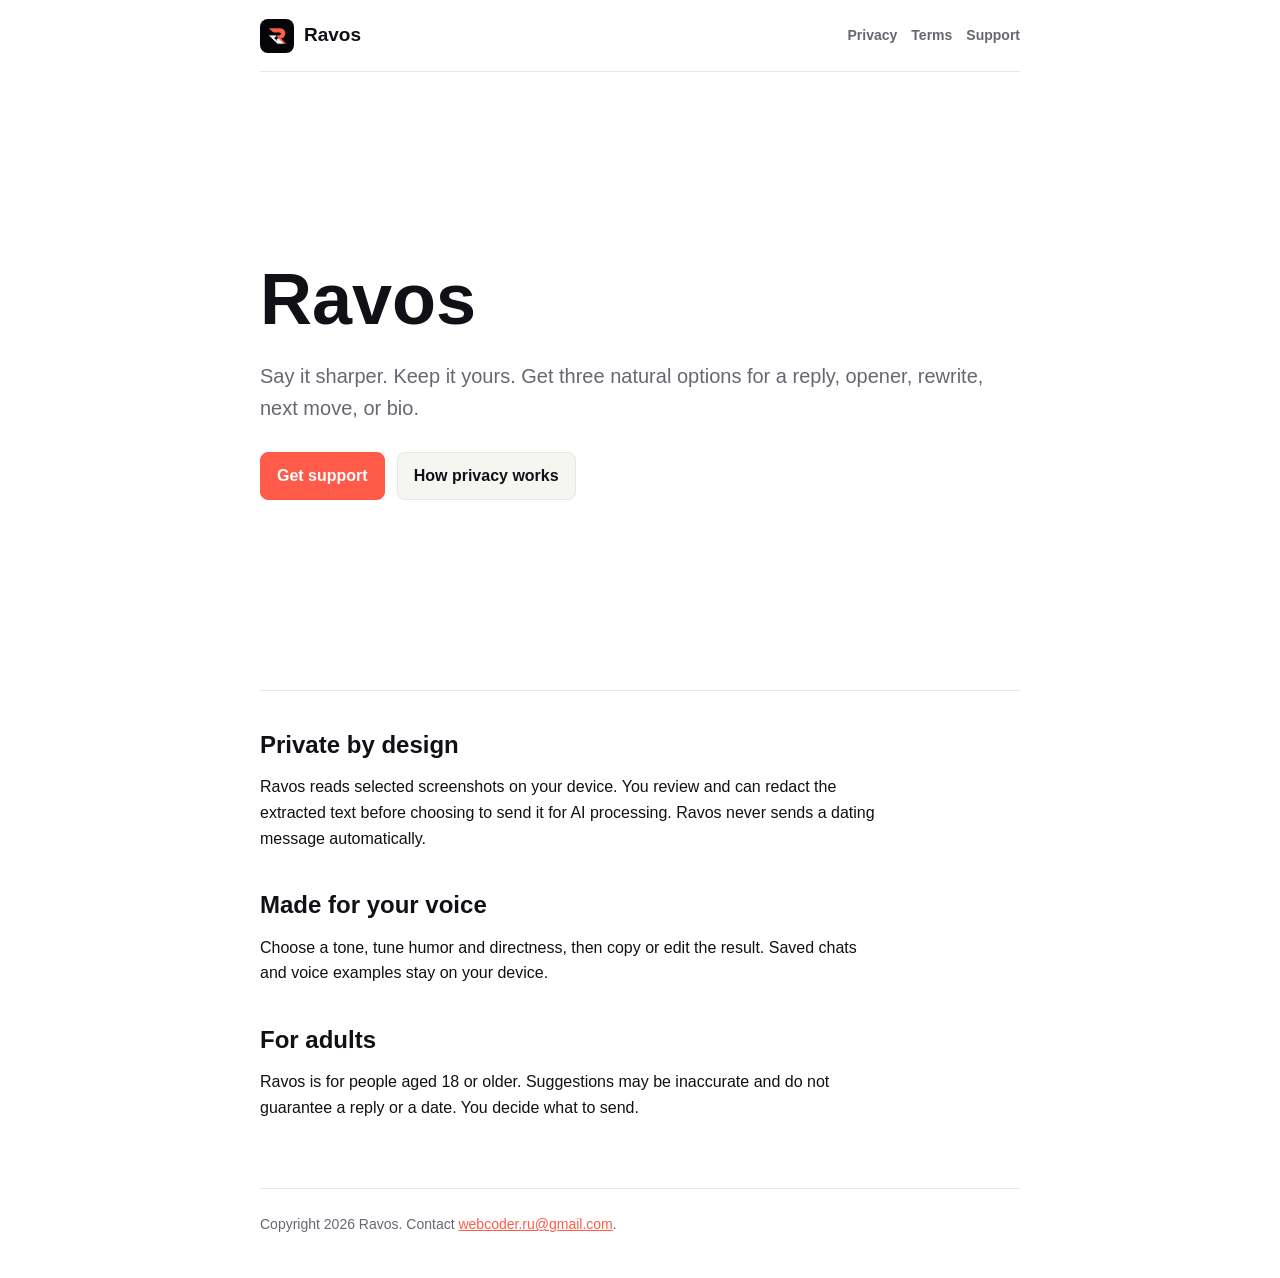
<file: index.html>
<!doctype html>
<html lang="en">
  <head>
    <meta charset="utf-8" />
    <meta name="viewport" content="width=device-width, initial-scale=1" />
    <meta name="description" content="Ravos is a private AI dating coach for natural replies, openers, rewrites, respectful next moves, and dating bios." />
    <title>Ravos - AI Dating Coach</title>
    <link rel="stylesheet" href="styles.css" />
  </head>
  <body>
    <header>
      <a class="brand" href="index.html"><img src="assets/icon.png" alt="" />Ravos</a>
      <nav aria-label="Legal and support">
        <a href="privacy.html">Privacy</a>
        <a href="terms.html">Terms</a>
        <a href="support.html">Support</a>
      </nav>
    </header>
    <main>
      <section class="hero">
        <h1>Ravos</h1>
        <p class="lead">Say it sharper. Keep it yours. Get three natural options for a reply, opener, rewrite, next move, or bio.</p>
        <div class="actions">
          <a class="button primary" href="support.html">Get support</a>
          <a class="button" href="privacy.html">How privacy works</a>
        </div>
      </section>
      <hr class="rule" />
      <h2>Private by design</h2>
      <p>Ravos reads selected screenshots on your device. You review and can redact the extracted text before choosing to send it for AI processing. Ravos never sends a dating message automatically.</p>
      <h2>Made for your voice</h2>
      <p>Choose a tone, tune humor and directness, then copy or edit the result. Saved chats and voice examples stay on your device.</p>
      <h2>For adults</h2>
      <p>Ravos is for people aged 18 or older. Suggestions may be inaccurate and do not guarantee a reply or a date. You decide what to send.</p>
    </main>
    <footer>Copyright 2026 Ravos. Contact <a href="mailto:webcoder.ru@gmail.com">webcoder.ru@gmail.com</a>.</footer>
  </body>
</html>
</file>
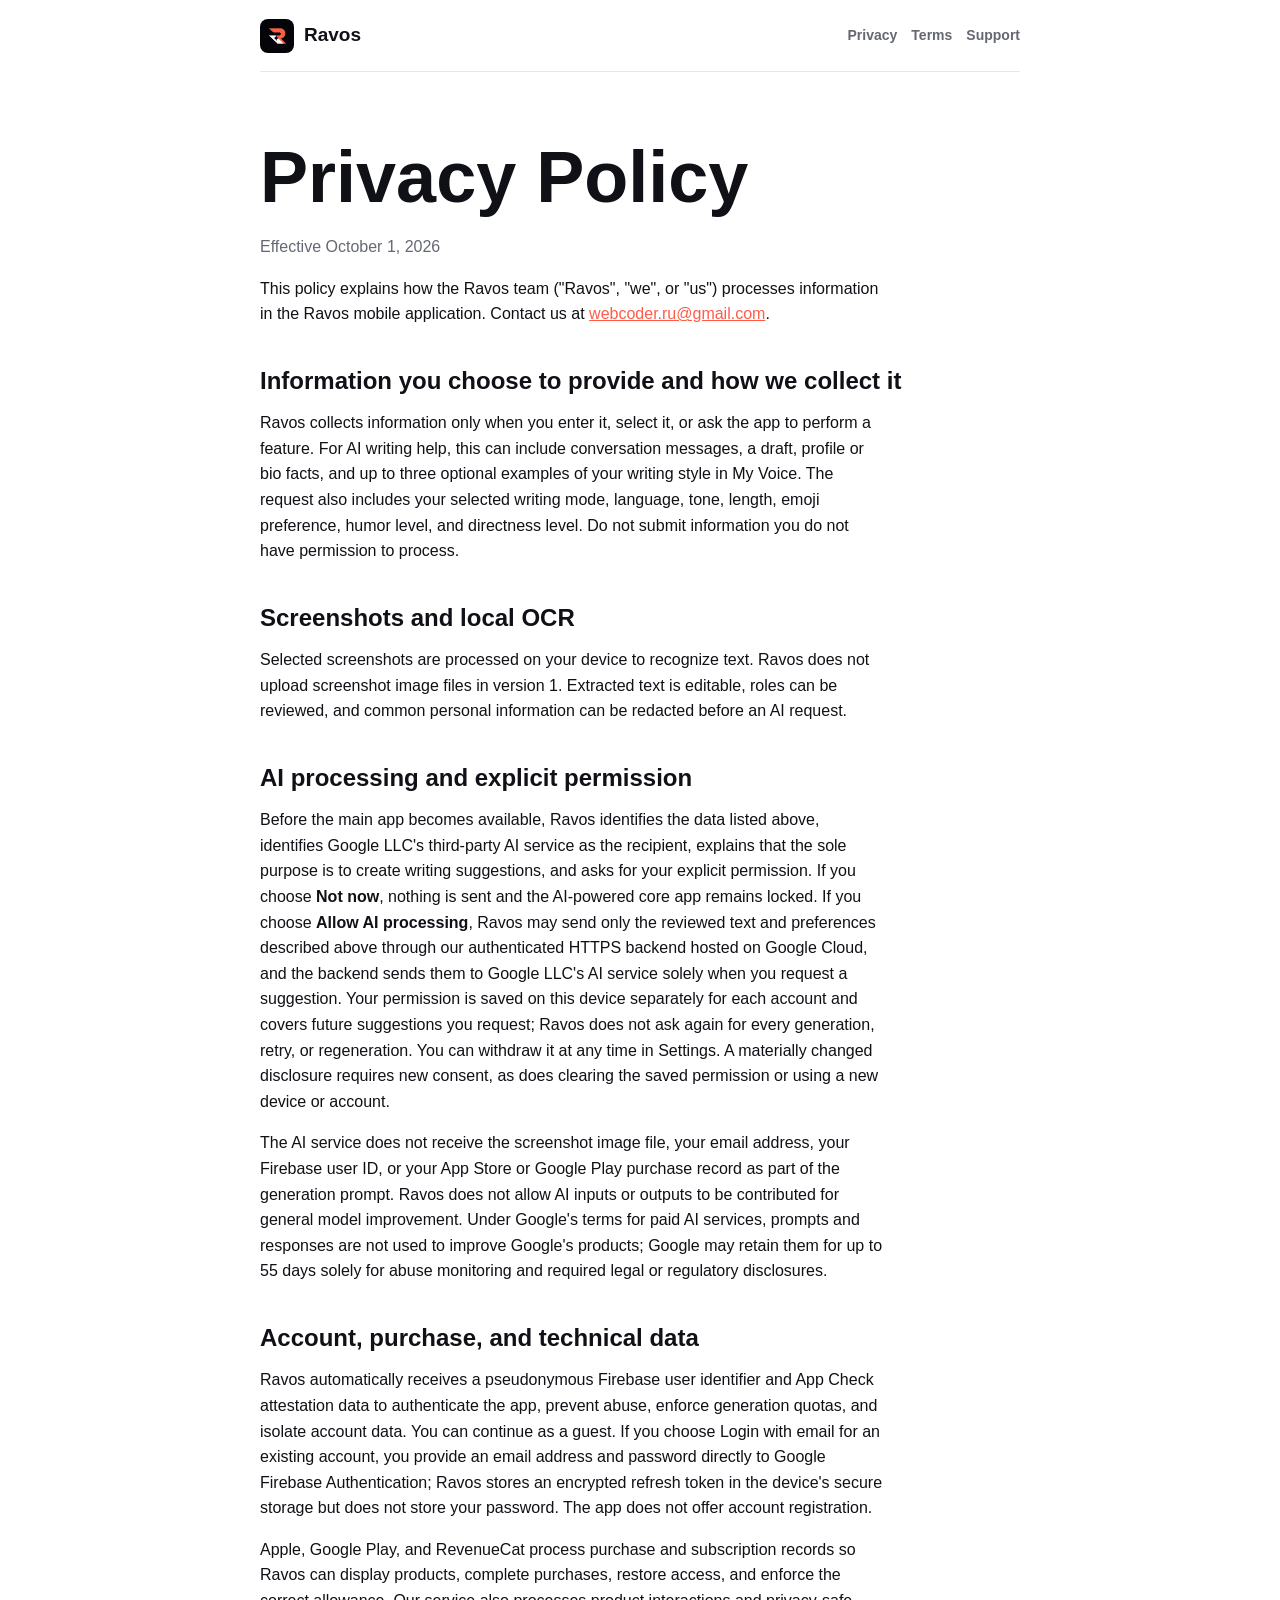
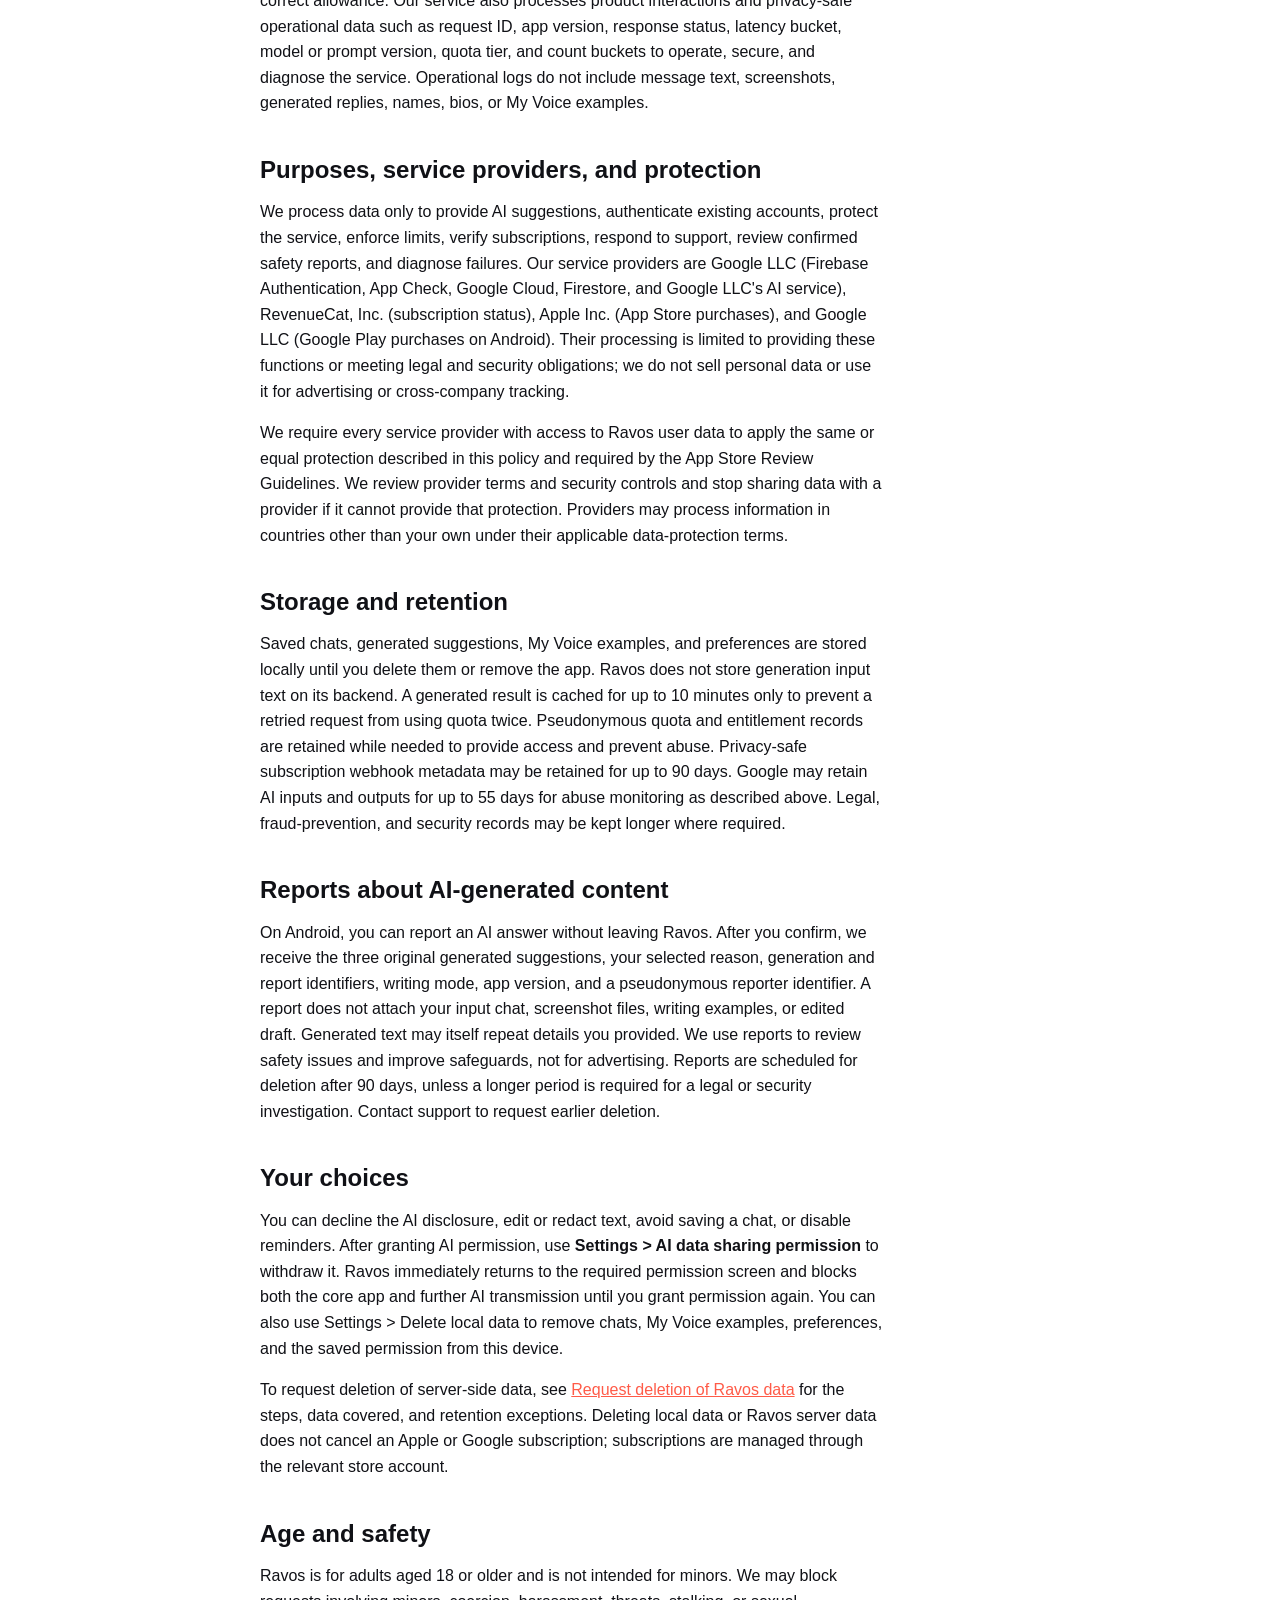
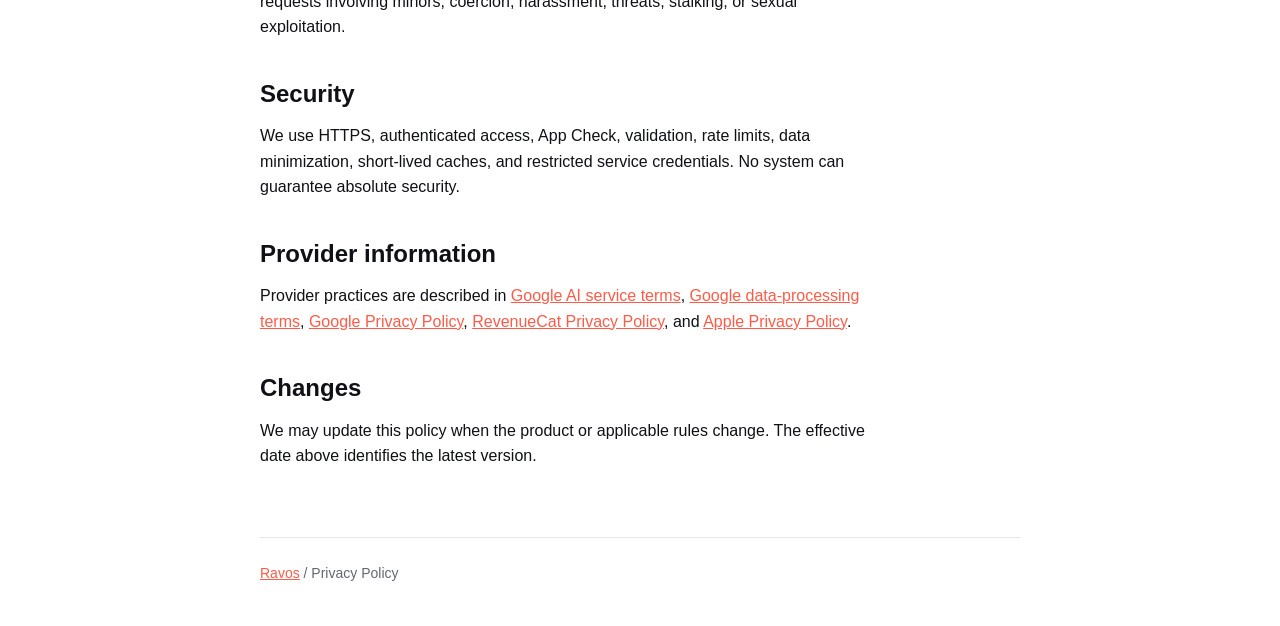
<file: privacy.html>
<!doctype html>
<html lang="en">
  <head>
    <meta charset="utf-8" />
    <meta name="viewport" content="width=device-width, initial-scale=1" />
    <title>Privacy Policy - Ravos</title>
    <link rel="stylesheet" href="styles.css" />
  </head>
  <body>
    <header>
      <a class="brand" href="index.html"><img src="assets/icon.png" alt="" />Ravos</a>
      <nav aria-label="Legal and support"><a href="privacy.html">Privacy</a><a href="terms.html">Terms</a><a href="support.html">Support</a></nav>
    </header>
    <main>
      <h1>Privacy Policy</h1>
      <p class="meta">Effective October 1, 2026</p>
      <p>This policy explains how the Ravos team ("Ravos", "we", or "us") processes information in the Ravos mobile application. Contact us at <a href="mailto:webcoder.ru@gmail.com">webcoder.ru@gmail.com</a>.</p>

      <h2>Information you choose to provide and how we collect it</h2>
      <p>Ravos collects information only when you enter it, select it, or ask the app to perform a feature. For AI writing help, this can include conversation messages, a draft, profile or bio facts, and up to three optional examples of your writing style in My Voice. The request also includes your selected writing mode, language, tone, length, emoji preference, humor level, and directness level. Do not submit information you do not have permission to process.</p>

      <h2>Screenshots and local OCR</h2>
      <p>Selected screenshots are processed on your device to recognize text. Ravos does not upload screenshot image files in version 1. Extracted text is editable, roles can be reviewed, and common personal information can be redacted before an AI request.</p>

      <h2>AI processing and explicit permission</h2>
      <p>Before the main app becomes available, Ravos identifies the data listed above, identifies Google LLC's third-party AI service as the recipient, explains that the sole purpose is to create writing suggestions, and asks for your explicit permission. If you choose <strong>Not now</strong>, nothing is sent and the AI-powered core app remains locked. If you choose <strong>Allow AI processing</strong>, Ravos may send only the reviewed text and preferences described above through our authenticated HTTPS backend hosted on Google Cloud, and the backend sends them to Google LLC's AI service solely when you request a suggestion. Your permission is saved on this device separately for each account and covers future suggestions you request; Ravos does not ask again for every generation, retry, or regeneration. You can withdraw it at any time in Settings. A materially changed disclosure requires new consent, as does clearing the saved permission or using a new device or account.</p>
      <p>The AI service does not receive the screenshot image file, your email address, your Firebase user ID, or your App Store or Google Play purchase record as part of the generation prompt. Ravos does not allow AI inputs or outputs to be contributed for general model improvement. Under Google's terms for paid AI services, prompts and responses are not used to improve Google's products; Google may retain them for up to 55 days solely for abuse monitoring and required legal or regulatory disclosures.</p>

      <h2>Account, purchase, and technical data</h2>
      <p>Ravos automatically receives a pseudonymous Firebase user identifier and App Check attestation data to authenticate the app, prevent abuse, enforce generation quotas, and isolate account data. You can continue as a guest. If you choose Login with email for an existing account, you provide an email address and password directly to Google Firebase Authentication; Ravos stores an encrypted refresh token in the device's secure storage but does not store your password. The app does not offer account registration.</p>
      <p>Apple, Google Play, and RevenueCat process purchase and subscription records so Ravos can display products, complete purchases, restore access, and enforce the correct allowance. Our service also processes product interactions and privacy-safe operational data such as request ID, app version, response status, latency bucket, model or prompt version, quota tier, and count buckets to operate, secure, and diagnose the service. Operational logs do not include message text, screenshots, generated replies, names, bios, or My Voice examples.</p>

      <h2>Purposes, service providers, and protection</h2>
      <p>We process data only to provide AI suggestions, authenticate existing accounts, protect the service, enforce limits, verify subscriptions, respond to support, review confirmed safety reports, and diagnose failures. Our service providers are Google LLC (Firebase Authentication, App Check, Google Cloud, Firestore, and Google LLC's AI service), RevenueCat, Inc. (subscription status), Apple Inc. (App Store purchases), and Google LLC (Google Play purchases on Android). Their processing is limited to providing these functions or meeting legal and security obligations; we do not sell personal data or use it for advertising or cross-company tracking.</p>
      <p>We require every service provider with access to Ravos user data to apply the same or equal protection described in this policy and required by the App Store Review Guidelines. We review provider terms and security controls and stop sharing data with a provider if it cannot provide that protection. Providers may process information in countries other than your own under their applicable data-protection terms.</p>

      <h2>Storage and retention</h2>
      <p>Saved chats, generated suggestions, My Voice examples, and preferences are stored locally until you delete them or remove the app. Ravos does not store generation input text on its backend. A generated result is cached for up to 10 minutes only to prevent a retried request from using quota twice. Pseudonymous quota and entitlement records are retained while needed to provide access and prevent abuse. Privacy-safe subscription webhook metadata may be retained for up to 90 days. Google may retain AI inputs and outputs for up to 55 days for abuse monitoring as described above. Legal, fraud-prevention, and security records may be kept longer where required.</p>

      <h2>Reports about AI-generated content</h2>
      <p>On Android, you can report an AI answer without leaving Ravos. After you confirm, we receive the three original generated suggestions, your selected reason, generation and report identifiers, writing mode, app version, and a pseudonymous reporter identifier. A report does not attach your input chat, screenshot files, writing examples, or edited draft. Generated text may itself repeat details you provided. We use reports to review safety issues and improve safeguards, not for advertising. Reports are scheduled for deletion after 90 days, unless a longer period is required for a legal or security investigation. Contact support to request earlier deletion.</p>

      <h2>Your choices</h2>
      <p>You can decline the AI disclosure, edit or redact text, avoid saving a chat, or disable reminders. After granting AI permission, use <strong>Settings &gt; AI data sharing permission</strong> to withdraw it. Ravos immediately returns to the required permission screen and blocks both the core app and further AI transmission until you grant permission again. You can also use Settings &gt; Delete local data to remove chats, My Voice examples, preferences, and the saved permission from this device.</p>
      <p>To request deletion of server-side data, see <a href="support.html#delete-data">Request deletion of Ravos data</a> for the steps, data covered, and retention exceptions. Deleting local data or Ravos server data does not cancel an Apple or Google subscription; subscriptions are managed through the relevant store account.</p>

      <h2>Age and safety</h2>
      <p>Ravos is for adults aged 18 or older and is not intended for minors. We may block requests involving minors, coercion, harassment, threats, stalking, or sexual exploitation.</p>

      <h2>Security</h2>
      <p>We use HTTPS, authenticated access, App Check, validation, rate limits, data minimization, short-lived caches, and restricted service credentials. No system can guarantee absolute security.</p>

      <h2>Provider information</h2>
      <p>Provider practices are described in <a href="https://ai.google.dev/terms">Google AI service terms</a>, <a href="https://business.safety.google/processorterms/">Google data-processing terms</a>, <a href="https://policies.google.com/privacy">Google Privacy Policy</a>, <a href="https://www.revenuecat.com/privacy/">RevenueCat Privacy Policy</a>, and <a href="https://www.apple.com/legal/privacy/">Apple Privacy Policy</a>.</p>

      <h2>Changes</h2>
      <p>We may update this policy when the product or applicable rules change. The effective date above identifies the latest version.</p>
    </main>
    <footer><a href="index.html">Ravos</a> / Privacy Policy</footer>
  </body>
</html>
</file>
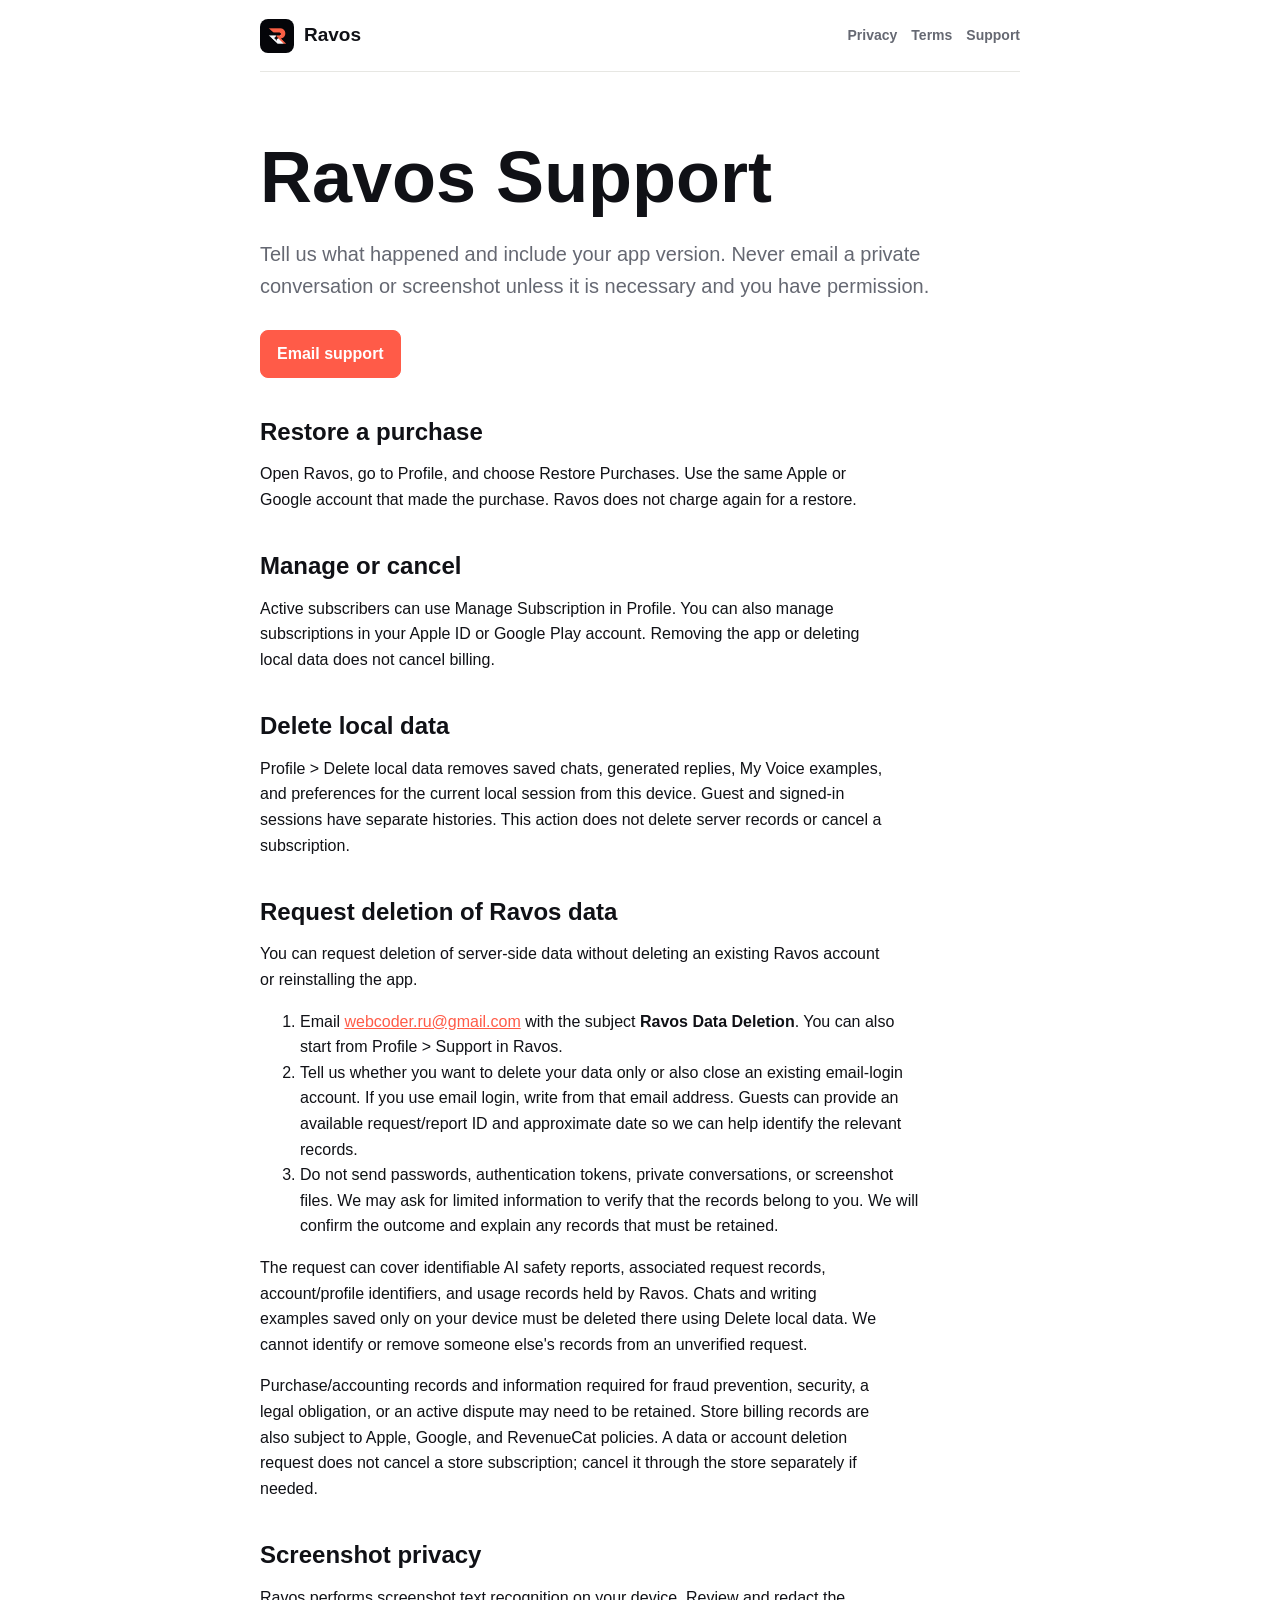
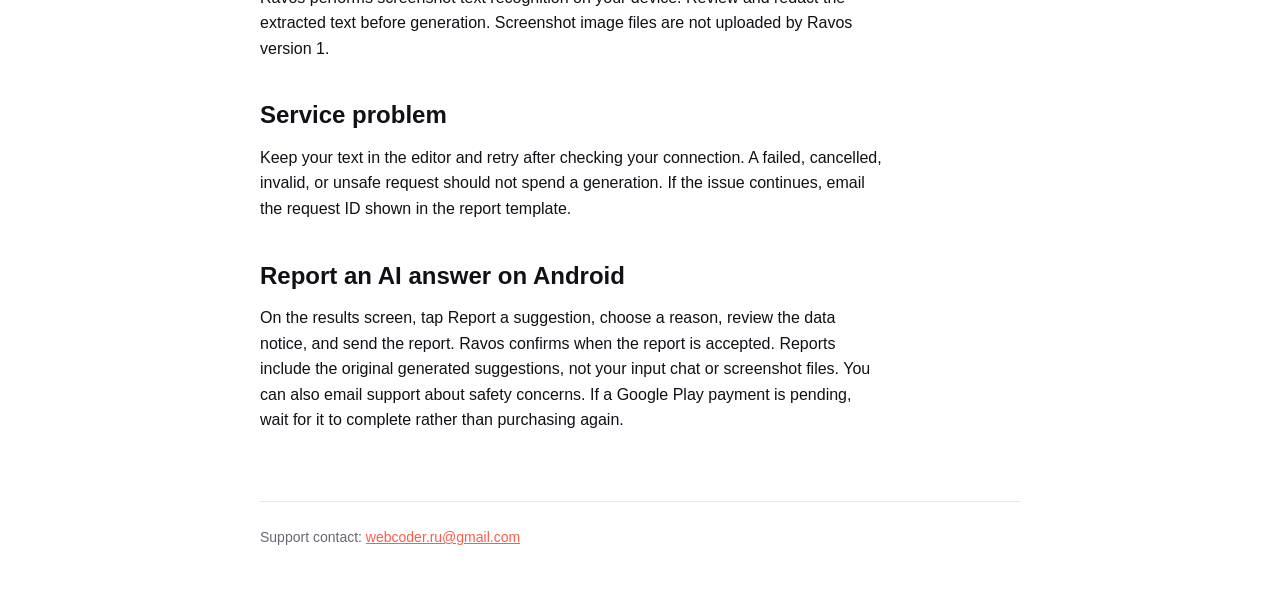
<file: support.html>
<!doctype html>
<html lang="en">
  <head>
    <meta charset="utf-8" />
    <meta name="viewport" content="width=device-width, initial-scale=1" />
    <title>Support - Ravos</title>
    <link rel="stylesheet" href="styles.css" />
  </head>
  <body>
    <header>
      <a class="brand" href="index.html"><img src="assets/icon.png" alt="" />Ravos</a>
      <nav aria-label="Legal and support"><a href="privacy.html">Privacy</a><a href="terms.html">Terms</a><a href="support.html">Support</a></nav>
    </header>
    <main>
      <h1>Ravos Support</h1>
      <p class="lead">Tell us what happened and include your app version. Never email a private conversation or screenshot unless it is necessary and you have permission.</p>
      <div class="actions"><a class="button primary" href="mailto:webcoder.ru@gmail.com?subject=Ravos%20Support">Email support</a></div>

      <h2>Restore a purchase</h2>
      <p>Open Ravos, go to Profile, and choose Restore Purchases. Use the same Apple or Google account that made the purchase. Ravos does not charge again for a restore.</p>

      <h2>Manage or cancel</h2>
      <p>Active subscribers can use Manage Subscription in Profile. You can also manage subscriptions in your Apple ID or Google Play account. Removing the app or deleting local data does not cancel billing.</p>

      <h2>Delete local data</h2>
      <p>Profile > Delete local data removes saved chats, generated replies, My Voice examples, and preferences for the current local session from this device. Guest and signed-in sessions have separate histories. This action does not delete server records or cancel a subscription.</p>

      <h2 id="delete-data">Request deletion of Ravos data</h2>
      <p>You can request deletion of server-side data without deleting an existing Ravos account or reinstalling the app.</p>
      <ol>
        <li>Email <a href="mailto:webcoder.ru@gmail.com?subject=Ravos%20Data%20Deletion">webcoder.ru@gmail.com</a> with the subject <strong>Ravos Data Deletion</strong>. You can also start from Profile > Support in Ravos.</li>
        <li>Tell us whether you want to delete your data only or also close an existing email-login account. If you use email login, write from that email address. Guests can provide an available request/report ID and approximate date so we can help identify the relevant records.</li>
        <li>Do not send passwords, authentication tokens, private conversations, or screenshot files. We may ask for limited information to verify that the records belong to you. We will confirm the outcome and explain any records that must be retained.</li>
      </ol>
      <p>The request can cover identifiable AI safety reports, associated request records, account/profile identifiers, and usage records held by Ravos. Chats and writing examples saved only on your device must be deleted there using Delete local data. We cannot identify or remove someone else's records from an unverified request.</p>
      <p>Purchase/accounting records and information required for fraud prevention, security, a legal obligation, or an active dispute may need to be retained. Store billing records are also subject to Apple, Google, and RevenueCat policies. A data or account deletion request does not cancel a store subscription; cancel it through the store separately if needed.</p>

      <h2>Screenshot privacy</h2>
      <p>Ravos performs screenshot text recognition on your device. Review and redact the extracted text before generation. Screenshot image files are not uploaded by Ravos version 1.</p>

      <h2>Service problem</h2>
      <p>Keep your text in the editor and retry after checking your connection. A failed, cancelled, invalid, or unsafe request should not spend a generation. If the issue continues, email the request ID shown in the report template.</p>

      <h2>Report an AI answer on Android</h2>
      <p>On the results screen, tap Report a suggestion, choose a reason, review the data notice, and send the report. Ravos confirms when the report is accepted. Reports include the original generated suggestions, not your input chat or screenshot files. You can also email support about safety concerns. If a Google Play payment is pending, wait for it to complete rather than purchasing again.</p>
    </main>
    <footer>Support contact: <a href="mailto:webcoder.ru@gmail.com">webcoder.ru@gmail.com</a></footer>
  </body>
</html>
</file>
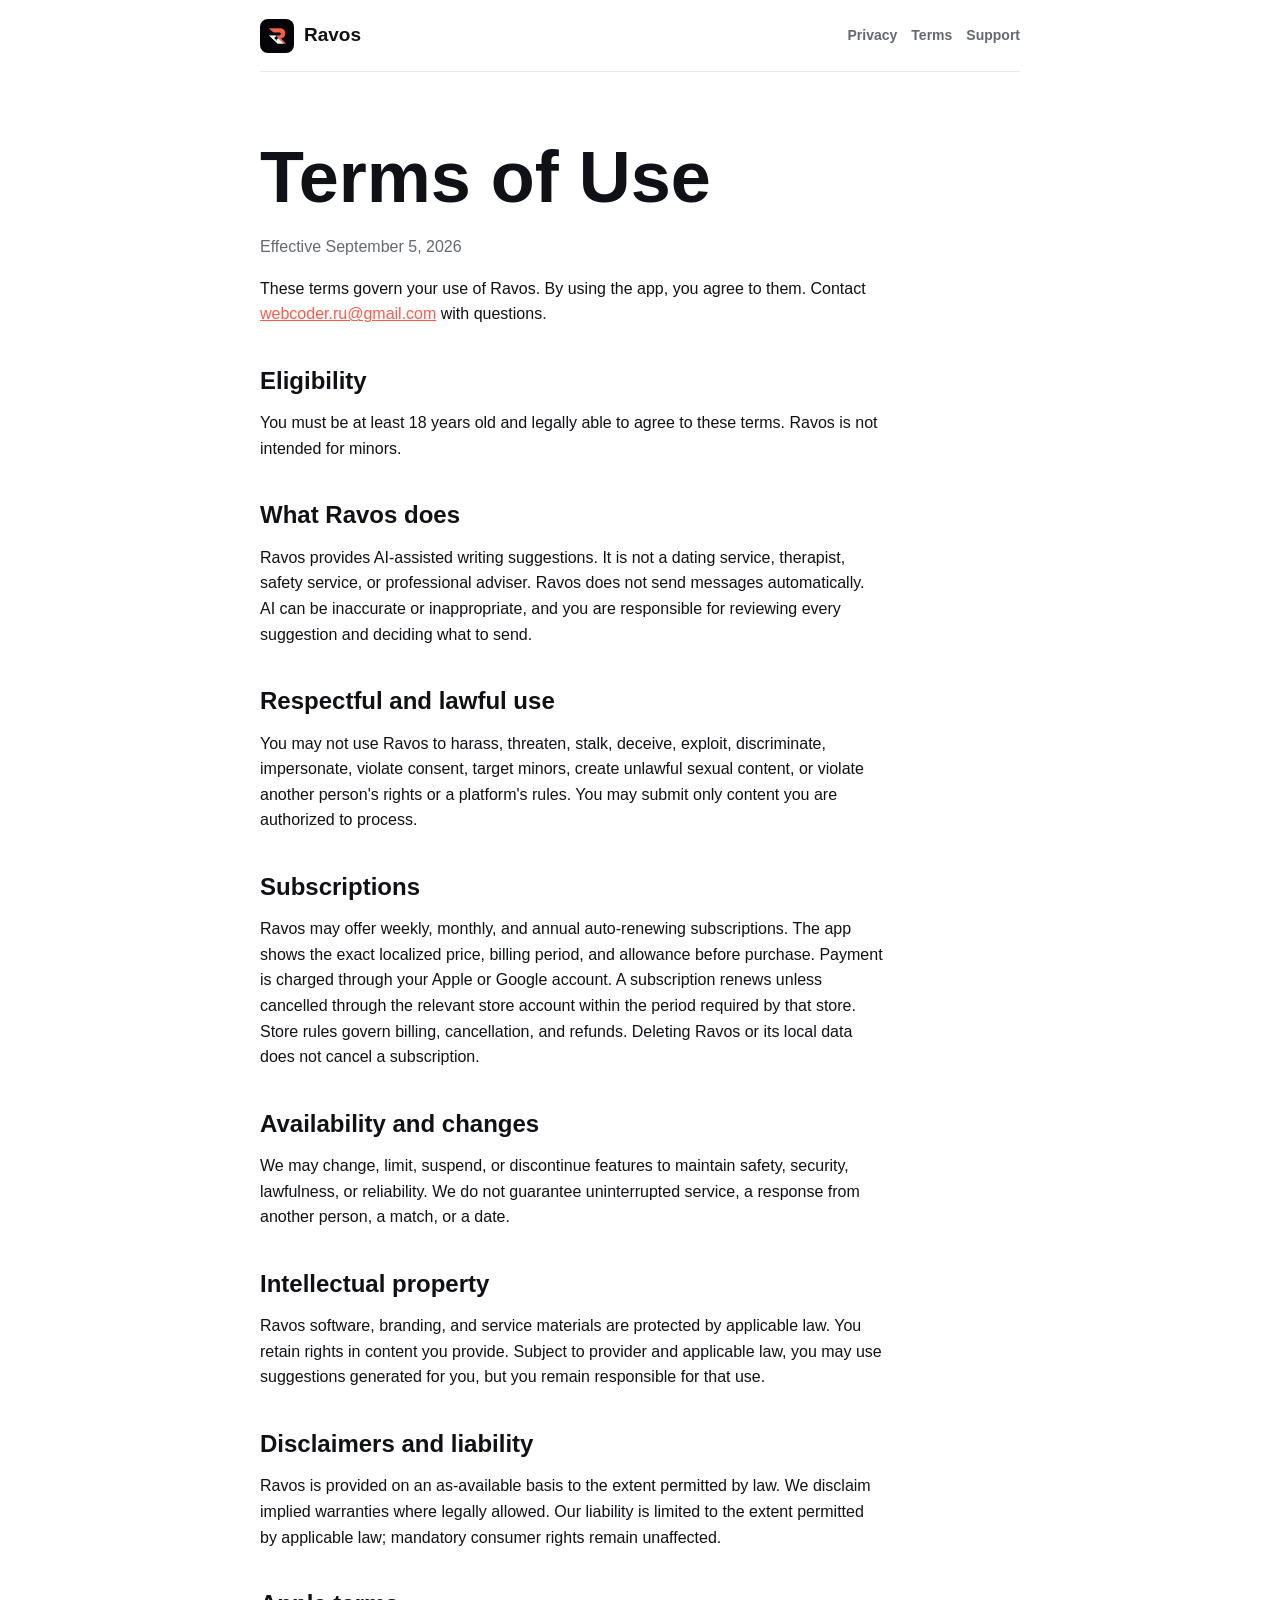
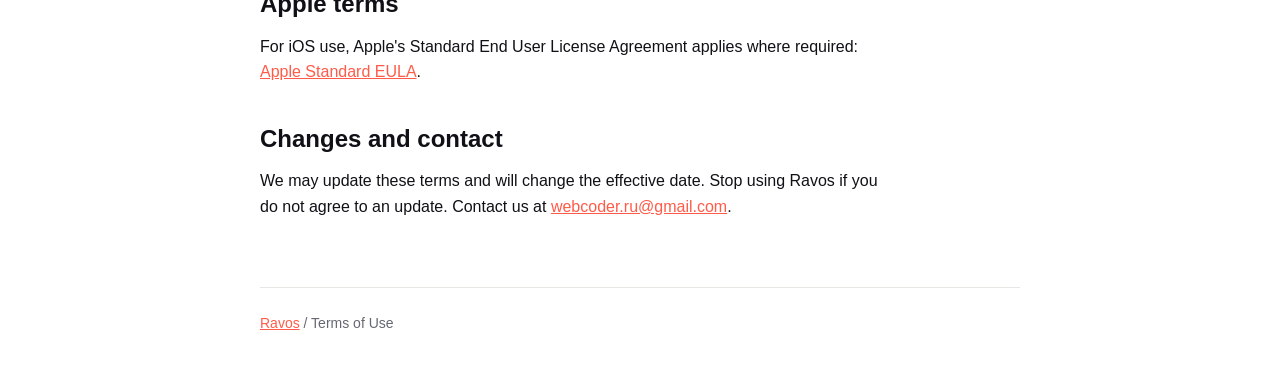
<file: terms.html>
<!doctype html>
<html lang="en">
  <head>
    <meta charset="utf-8" />
    <meta name="viewport" content="width=device-width, initial-scale=1" />
    <title>Terms of Use - Ravos</title>
    <link rel="stylesheet" href="styles.css" />
  </head>
  <body>
    <header>
      <a class="brand" href="index.html"><img src="assets/icon.png" alt="" />Ravos</a>
      <nav aria-label="Legal and support"><a href="privacy.html">Privacy</a><a href="terms.html">Terms</a><a href="support.html">Support</a></nav>
    </header>
    <main>
      <h1>Terms of Use</h1>
      <p class="meta">Effective September 5, 2026</p>
      <p>These terms govern your use of Ravos. By using the app, you agree to them. Contact <a href="mailto:webcoder.ru@gmail.com">webcoder.ru@gmail.com</a> with questions.</p>

      <h2>Eligibility</h2>
      <p>You must be at least 18 years old and legally able to agree to these terms. Ravos is not intended for minors.</p>

      <h2>What Ravos does</h2>
      <p>Ravos provides AI-assisted writing suggestions. It is not a dating service, therapist, safety service, or professional adviser. Ravos does not send messages automatically. AI can be inaccurate or inappropriate, and you are responsible for reviewing every suggestion and deciding what to send.</p>

      <h2>Respectful and lawful use</h2>
      <p>You may not use Ravos to harass, threaten, stalk, deceive, exploit, discriminate, impersonate, violate consent, target minors, create unlawful sexual content, or violate another person's rights or a platform's rules. You may submit only content you are authorized to process.</p>

      <h2>Subscriptions</h2>
      <p>Ravos may offer weekly, monthly, and annual auto-renewing subscriptions. The app shows the exact localized price, billing period, and allowance before purchase. Payment is charged through your Apple or Google account. A subscription renews unless cancelled through the relevant store account within the period required by that store. Store rules govern billing, cancellation, and refunds. Deleting Ravos or its local data does not cancel a subscription.</p>

      <h2>Availability and changes</h2>
      <p>We may change, limit, suspend, or discontinue features to maintain safety, security, lawfulness, or reliability. We do not guarantee uninterrupted service, a response from another person, a match, or a date.</p>

      <h2>Intellectual property</h2>
      <p>Ravos software, branding, and service materials are protected by applicable law. You retain rights in content you provide. Subject to provider and applicable law, you may use suggestions generated for you, but you remain responsible for that use.</p>

      <h2>Disclaimers and liability</h2>
      <p>Ravos is provided on an as-available basis to the extent permitted by law. We disclaim implied warranties where legally allowed. Our liability is limited to the extent permitted by applicable law; mandatory consumer rights remain unaffected.</p>

      <h2>Apple terms</h2>
      <p>For iOS use, Apple's Standard End User License Agreement applies where required: <a href="https://www.apple.com/legal/internet-services/itunes/dev/stdeula/">Apple Standard EULA</a>.</p>

      <h2>Changes and contact</h2>
      <p>We may update these terms and will change the effective date. Stop using Ravos if you do not agree to an update. Contact us at <a href="mailto:webcoder.ru@gmail.com">webcoder.ru@gmail.com</a>.</p>
    </main>
    <footer><a href="index.html">Ravos</a> / Terms of Use</footer>
  </body>
</html>
</file>
<file: styles.css>
:root {
  color-scheme: light dark;
  --bg: #ffffff;
  --surface: #f5f5f2;
  --text: #101116;
  --muted: #656872;
  --line: #e7e7e3;
  --accent: #ff5b48;
}

@media (prefers-color-scheme: dark) {
  :root {
    --bg: #000000;
    --surface: #111216;
    --text: #f7f9ff;
    --muted: #a9abb5;
    --line: #292b31;
    --accent: #ff806c;
  }
}

* {
  box-sizing: border-box;
}

body {
  margin: 0;
  background: var(--bg);
  color: var(--text);
  font: 16px/1.6 -apple-system, BlinkMacSystemFont, "Segoe UI", sans-serif;
}

a {
  color: var(--accent);
}

header,
main,
footer {
  width: min(760px, calc(100% - 32px));
  margin: 0 auto;
}

header {
  display: flex;
  align-items: center;
  justify-content: space-between;
  min-height: 72px;
  border-bottom: 1px solid var(--line);
}

.brand {
  display: inline-flex;
  align-items: center;
  gap: 10px;
  color: var(--text);
  font-size: 19px;
  font-weight: 750;
  text-decoration: none;
}

.brand img {
  width: 34px;
  height: 34px;
  border-radius: 8px;
}

nav {
  display: flex;
  flex-wrap: wrap;
  justify-content: flex-end;
  gap: 14px;
}

nav a {
  color: var(--muted);
  font-size: 14px;
  font-weight: 650;
  text-decoration: none;
}

main {
  padding: 64px 0 52px;
}

.hero {
  min-height: 58vh;
  display: grid;
  align-content: center;
  padding-bottom: 36px;
}

h1,
h2 {
  line-height: 1.14;
  letter-spacing: 0;
}

h1 {
  max-width: 680px;
  margin: 0;
  font-size: clamp(42px, 9vw, 72px);
}

h2 {
  margin: 40px 0 12px;
  font-size: 24px;
}

p,
li {
  max-width: 70ch;
}

.lead {
  margin: 20px 0 0;
  color: var(--muted);
  font-size: 20px;
}

.actions {
  display: flex;
  flex-wrap: wrap;
  gap: 12px;
  margin-top: 28px;
}

.button {
  display: inline-flex;
  min-height: 46px;
  align-items: center;
  padding: 10px 16px;
  border: 1px solid var(--line);
  border-radius: 8px;
  background: var(--surface);
  color: var(--text);
  font-weight: 700;
  text-decoration: none;
}

.button.primary {
  border-color: var(--accent);
  background: var(--accent);
  color: #ffffff;
}

.rule {
  margin: 32px 0;
  border: 0;
  border-top: 1px solid var(--line);
}

.meta,
footer {
  color: var(--muted);
}

footer {
  padding: 24px 0 42px;
  border-top: 1px solid var(--line);
  font-size: 14px;
}

@media (max-width: 560px) {
  header {
    align-items: flex-start;
    flex-direction: column;
    justify-content: center;
    gap: 8px;
    padding: 14px 0;
  }

  nav {
    justify-content: flex-start;
  }

  main {
    padding-top: 42px;
  }
}
</file>
